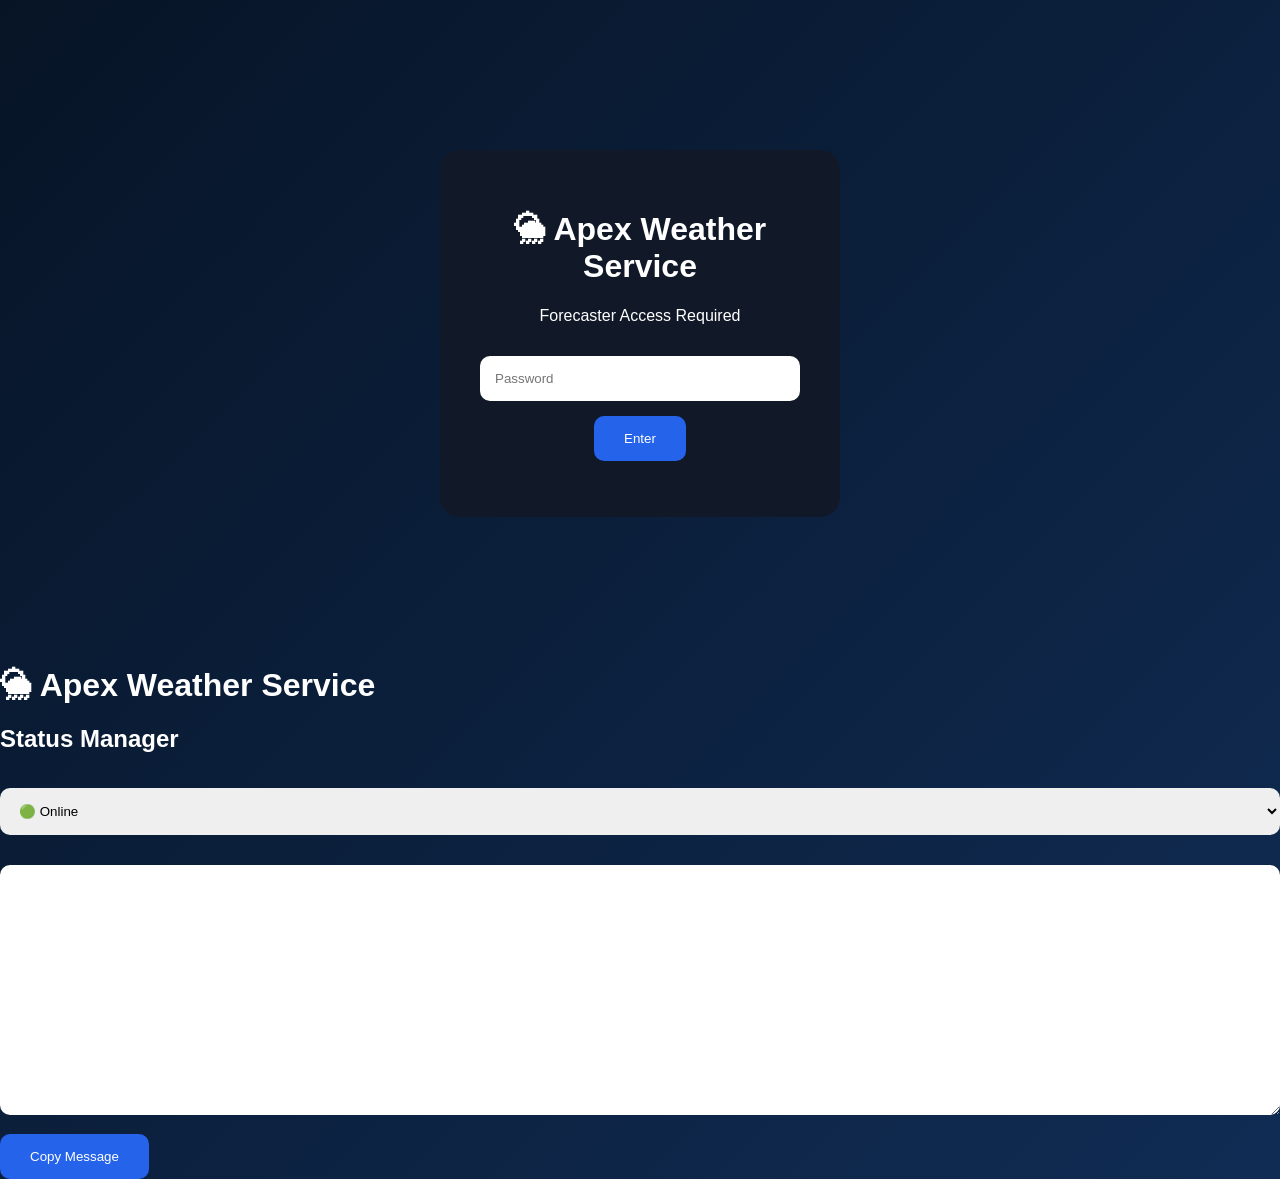
<file: Index.html>
<!DOCTYPE html>
<html>
<head>
    <title>Apex Weather Service Status</title>
    <link rel="stylesheet" href="style.css">
</head>

<body>

<div class="login" id="login">
    <h1>🌦 Apex Weather Service</h1>
    <p>Forecaster Access Required</p>

    <input type="password" id="password" placeholder="Password">
    <button onclick="login()">Enter</button>

    <p id="error"></p>
</div>


<div class="panel" id="panel">

    <h1>🌦 Apex Weather Service</h1>
    <h2>Status Manager</h2>

    <select id="status">
        <option value="online">🟢 Online</option>
        <option value="maintenance">🟡 Maintenance</option>
        <option value="degraded">🟠 Degraded</option>
        <option value="outage">🔴 Outage</option>
        <option value="update">🔵 Update Complete</option>
        <option value="restart">🔄 Restarting</option>
    </select>

    <textarea id="message" readonly></textarea>

    <button onclick="copyMessage()">Copy Message</button>

</div>


<script src="script.js"></script>

</body>
</html>
</file>
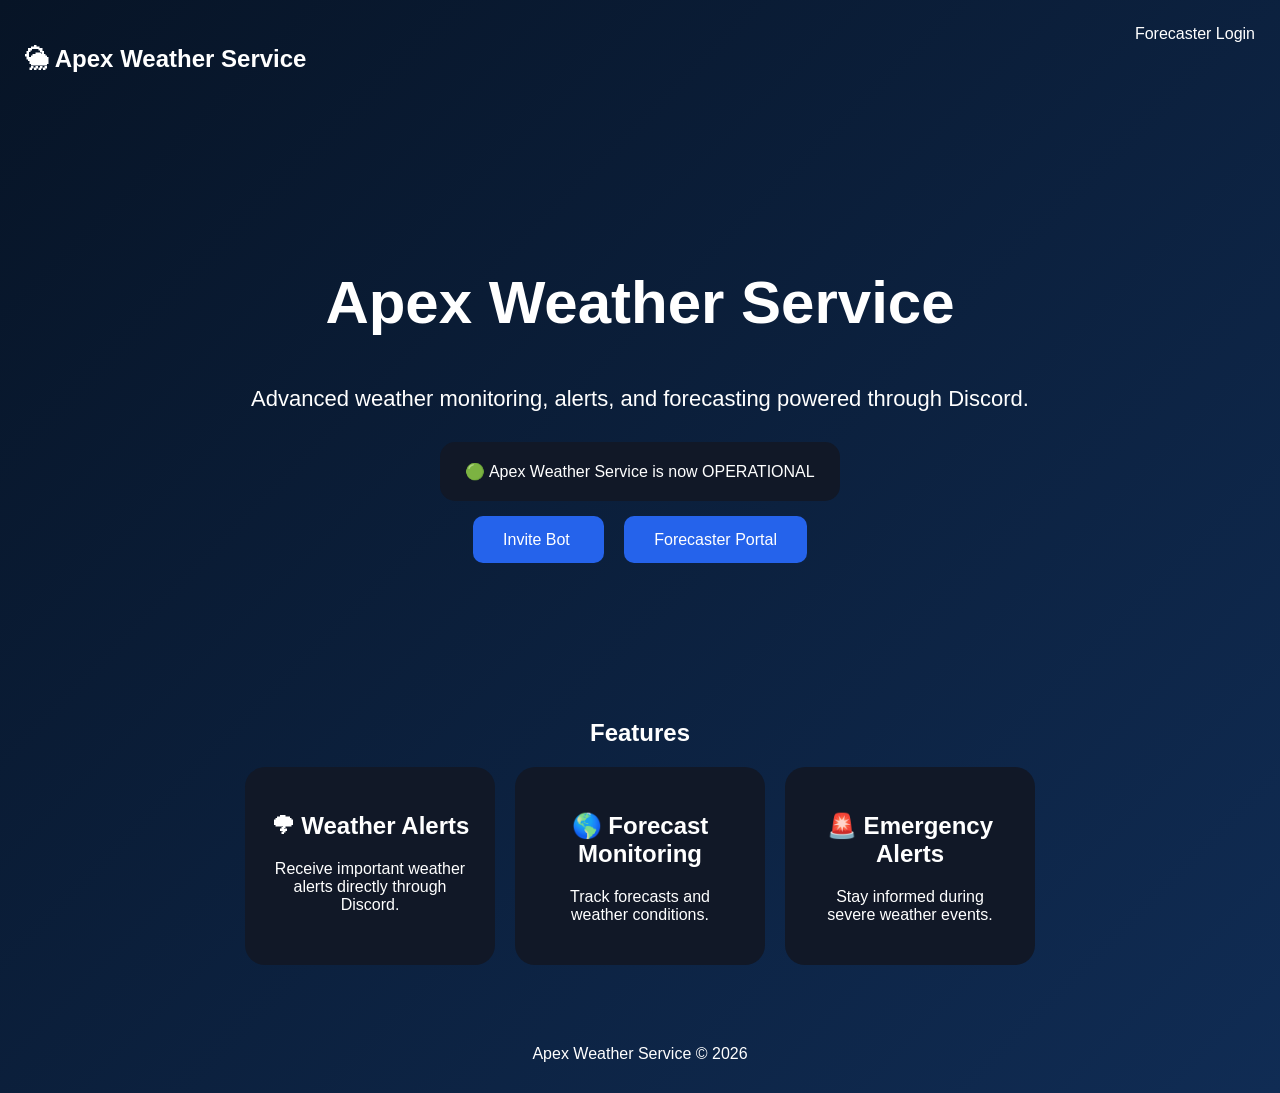
<file: index.html>
<!DOCTYPE html>
<html>
<head>
<title>Apex Weather Service</title>
<link rel="stylesheet" href="style.css">
</head>

<body>

<div class="clouds"></div>

<nav>
<h2>🌦 Apex Weather Service</h2>
<a href="forecaster.html">Forecaster Login</a>
</nav>


<section class="hero">

<h1>Apex Weather Service</h1>

<p>
Advanced weather monitoring, alerts, and forecasting
powered through Discord.
</p>

<div class="status">
🟢 Apex Weather Service is now OPERATIONAL
</div>


<div class="buttons">

<a class="btn" href="#">
Invite Bot
</a>

<a class="btn" href="forecaster.html">
Forecaster Portal
</a>

</div>

</section>



<section class="features">

<h1>Features</h1>


<div class="cards">

<div class="card">
<h2>🌩 Weather Alerts</h2>
<p>
Receive important weather alerts directly through Discord.
</p>
</div>


<div class="card">
<h2>🌎 Forecast Monitoring</h2>
<p>
Track forecasts and weather conditions.
</p>
</div>


<div class="card">
<h2>🚨 Emergency Alerts</h2>
<p>
Stay informed during severe weather events.
</p>
</div>


</div>

</section>


<footer>
Apex Weather Service © 2026
</footer>


</body>
</html>
</file>
<file: style.css>
*{
box-sizing:border-box;
font-family:Arial;
}


body{

margin:0;
background:
linear-gradient(
135deg,
#071426,
#102c54
);

color:white;

min-height:100vh;

}



nav{

display:flex;
justify-content:space-between;
padding:25px;

}


nav a{

color:white;
text-decoration:none;

}



.hero{

text-align:center;

padding:100px 20px;

}



.hero h1{

font-size:60px;

}



.hero p{

font-size:22px;

}



.status{

margin:30px auto;

background:#111827;

padding:20px;

border-radius:15px;

width:400px;

}



.buttons a{

margin:10px;

}



.btn,
button{

background:#2563eb;

padding:15px 30px;

border-radius:10px;

color:white;

border:none;

text-decoration:none;

cursor:pointer;

}



.features{

text-align:center;

padding:50px;

}



.cards{

display:flex;

justify-content:center;

gap:20px;

}



.card{

background:#111827;

padding:25px;

border-radius:20px;

width:250px;

}



.login,
.dashboard{

background:#111827;

padding:40px;

border-radius:20px;

width:400px;

margin:150px auto;

text-align:center;

}



input,
select,
textarea{

width:100%;

padding:15px;

margin:15px 0;

border-radius:10px;

border:none;

}



textarea{

height:250px;

}



footer{

text-align:center;

padding:30px;

}
</file>
